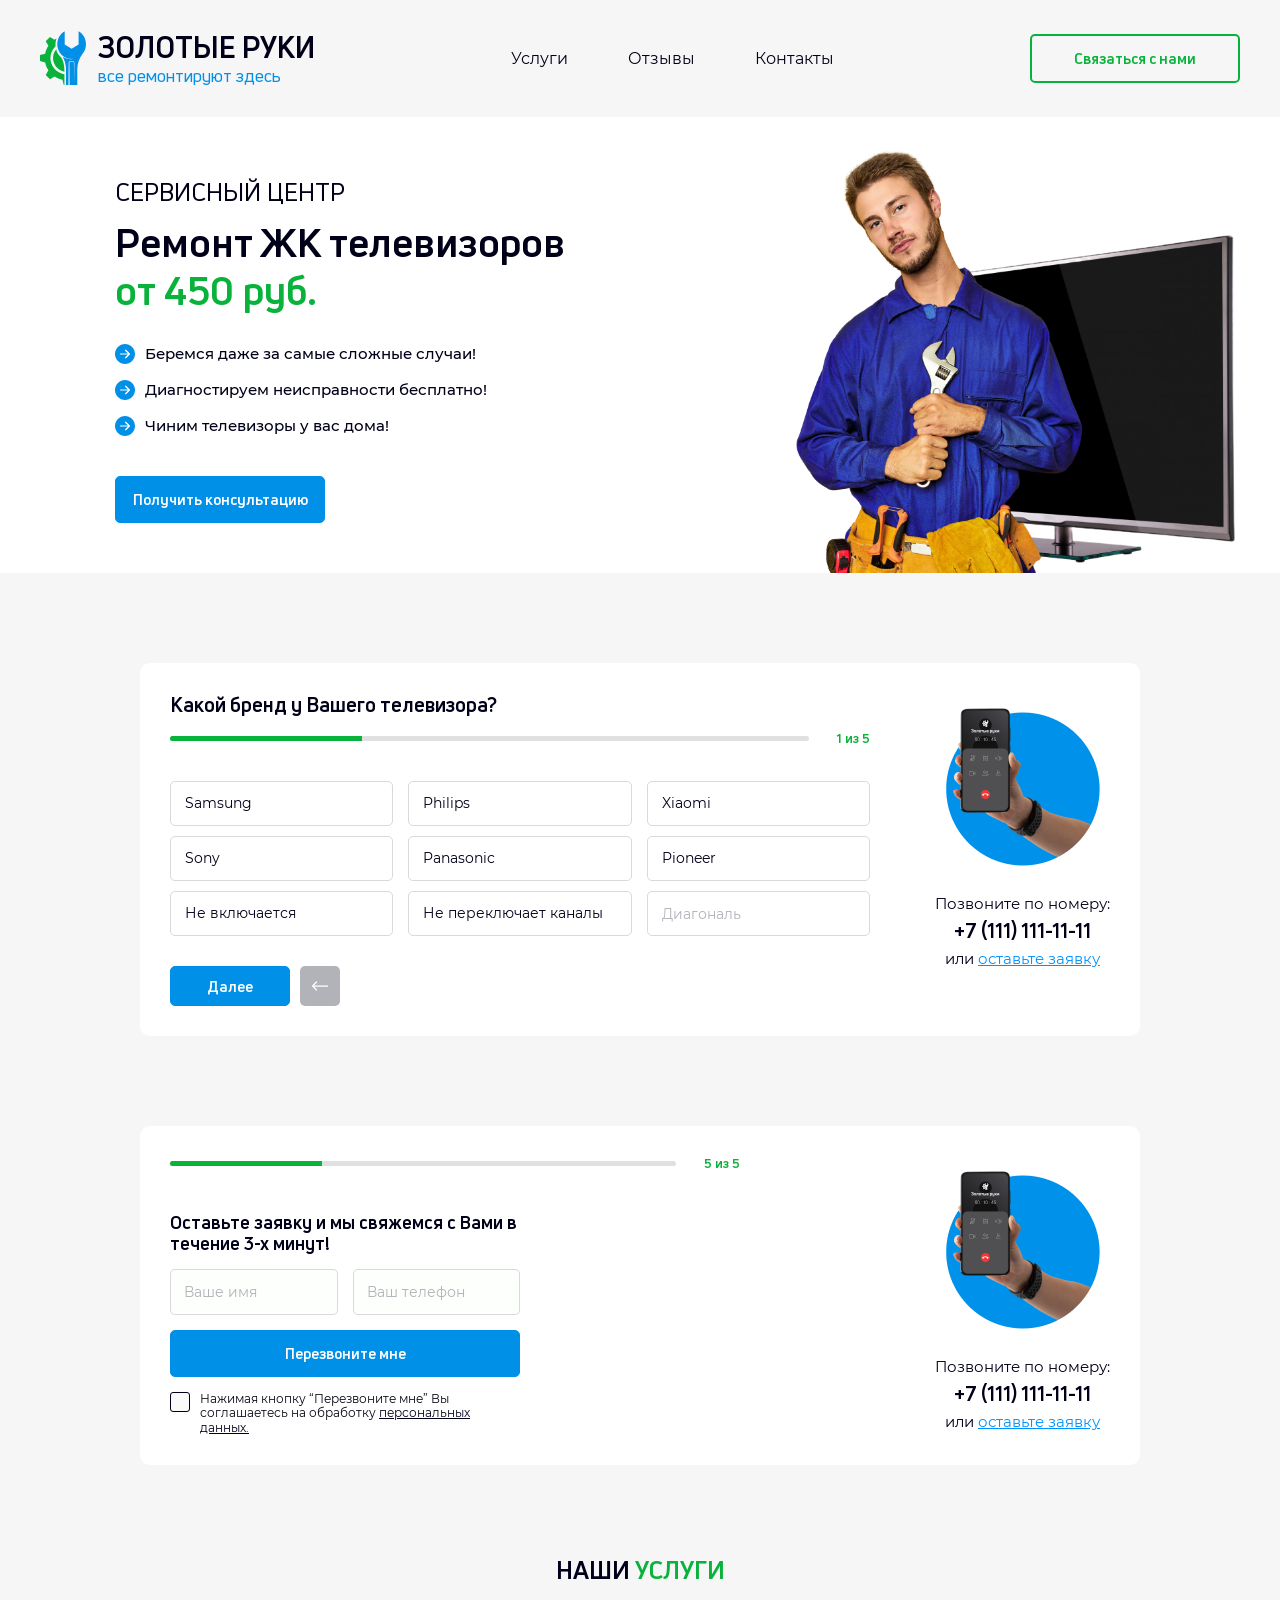
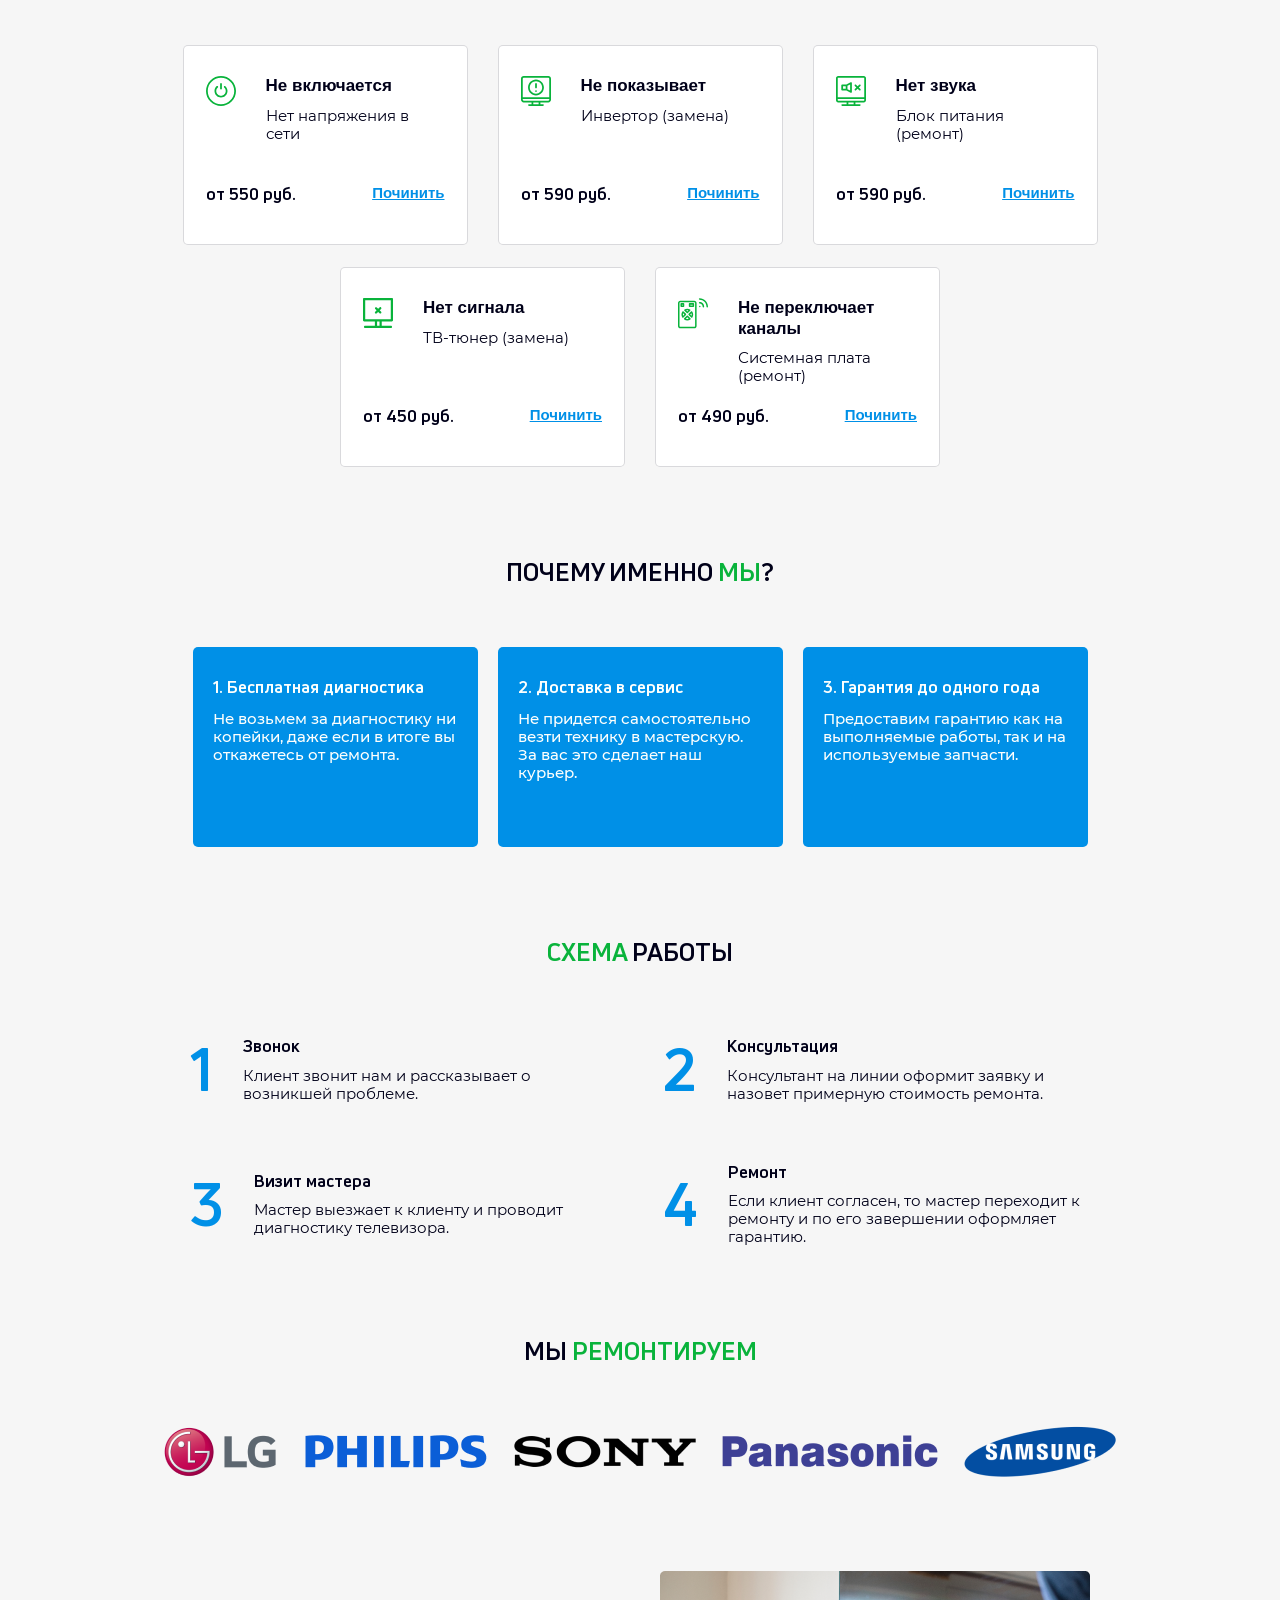
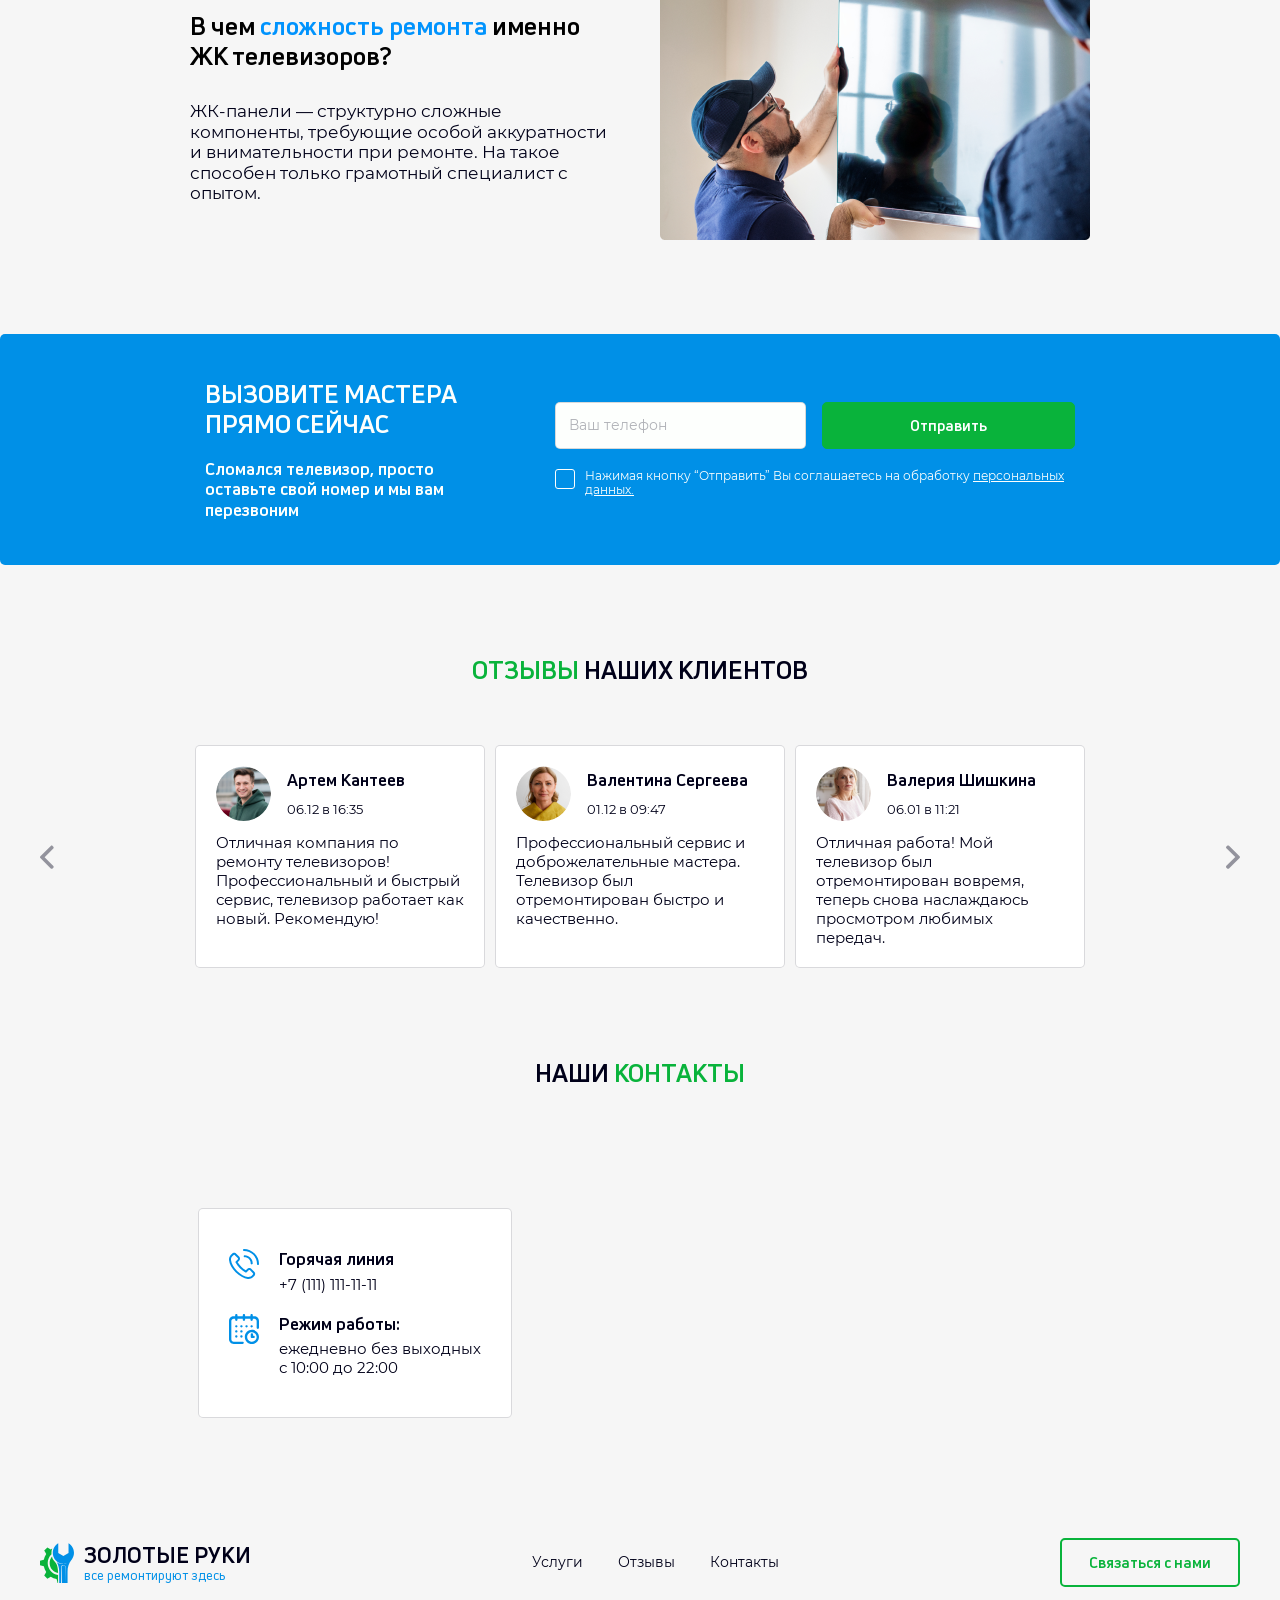
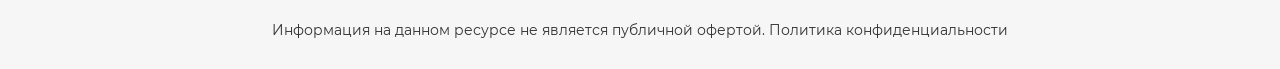
<file: index.html>
<!doctype html>
<html lang="ru">
<head>
  <meta charset="UTF-8">
  <meta name="viewport"
        content="width=device-width, user-scalable=no, initial-scale=1.0, maximum-scale=1.0, minimum-scale=1.0">
  <meta http-equiv="X-UA-Compatible" content="ie=edge">

  <link rel="apple-touch-icon" sizes="180x180" href="favicon/apple-touch-icon.png">
  <link rel="icon" type="image/png" sizes="32x32" href="favicon/favicon-32x32.png">
  <link rel="icon" type="image/png" sizes="16x16" href="favicon/favicon-16x16.png">
  <link rel="manifest" href="favicon/site.webmanifest">
  <meta name="msapplication-TileColor" content="#da532c">
  <meta name="theme-color" content="#ffffff">

  <link rel="stylesheet" href="css/style.css">

  <title>Ремонт ЖК телевизоров</title>

  <script src="https://api-maps.yandex.ru/v3/?apikey=8d02ca49-18d7-40cb-be22-5314e021c62c&lang=ru_RU"></script>
</head>
<body>

<header class="header section">
  <div class="container header__container">
    <div class="header__row row row--center">

      <div class="header__logo">
        <img src="img/logo.svg" alt="skillful">
        <div class="header__logo__box">
          <div class="header__logo__title">золотые руки</div>
          <div class="header__logo__text">все ремонтируют здесь</div>
        </div>
      </div>

      <nav class="header__nav">
        <a href="#services" class="header__link">Услуги</a>
        <a href="#reviews" class="header__link">Отзывы</a>
        <a href="#contacts" class="header__link">Контакты</a>
      </nav>

      <div class="header__time">
        <img src="img/calendar.svg" alt="time">
        <div class="header__time__box">
          <p class="header__time__title">Режим работы:</p>
          <p class="header__time__text">ежедневно без выходных с 10:00 до 22:00</p>
        </div>
      </div>

      <button data-modal class="button header__button">Связаться с нами</button>

      <img data-modal class="header__phone" src="img/phone.svg" alt="pone">

    </div>
  </div>
</header>
<!-- /.header section -->

<main>

  <section class="section main">
    <div class="container main__container">
      <div class="main__container-min">
        <div class="main__box">
          <h2 class="main__subtitle">Сервисный центр</h2>
          <h1 class="main__title">Ремонт ЖК телевизоров <br> <span>от 450 руб.</span></h1>
          <ul class="main__ul">
            <li class="main__li">
              <img src="img/main/marker.svg" alt="marker">
              <span>Беремся даже за самые сложные случаи!</span>
            </li>
            <li class="main__li">
              <img src="img/main/marker.svg" alt="marker">
              <span>Диагностируем неисправности бесплатно!</span>
            </li>
            <li class="main__li">
              <img src="img/main/marker.svg" alt="marker">
              <span>Чиним телевизоры у вас дома!</span>
            </li>
          </ul>

          <img class="main__img" src="img/main/imgM.png" alt="skillful">

          <button data-modal class="button main__button">Получить консультацию</button>

        </div>
      </div>
    </div>
  </section>
  <!-- /.section main -->

  <section class="section quiz">
    <div class="container quiz__container">
      <div class="quiz__row">
        <div class="quiz__box">

          <div class="quiz__box__wrap">
            <h3 class="quiz__title">Какой бренд у Вашего телевизора?</h3>
            <div class="quiz__progress">
              <div class="quiz__progress__line">
                <div class="quiz__progress__line__inner"></div>
              </div>
              <p class="quiz__progress__text">1 из 5</p>
            </div>
            <div class="quiz__box__row">

              <div class="quiz__card">
                <label class="quiz__radio">
                  <input class="quiz__radio__input" type="radio" name="quiz">
                  <span class="quiz__radio__content">
                  <span>Samsung</span>
                </span>
                </label>
              </div>

              <div class="quiz__card">
                <label class="quiz__radio">
                  <input class="quiz__radio__input" type="radio" name="quiz">
                  <span class="quiz__radio__content">
                  <span>Philips</span>
                </span>
                </label>
              </div>

              <div class="quiz__card">
                <label class="quiz__radio">
                  <input class="quiz__radio__input" type="radio" name="quiz">
                  <span class="quiz__radio__content">
                  <span>Xiaomi</span>
                </span>
                </label>
              </div>

              <div class="quiz__card">
                <label class="quiz__radio">
                  <input class="quiz__radio__input" type="radio" name="quiz">
                  <span class="quiz__radio__content">
                  <span>Sony</span>
                </span>
                </label>
              </div>

              <div class="quiz__card">
                <label class="quiz__radio">
                  <input class="quiz__radio__input" type="radio" name="quiz">
                  <span class="quiz__radio__content">
                  <span>Panasonic</span>
                </span>
                </label>
              </div>

              <div class="quiz__card">
                <label class="quiz__radio">
                  <input class="quiz__radio__input" type="radio" name="quiz">
                  <span class="quiz__radio__content">
                  <span>Pioneer</span>
                </span>
                </label>
              </div>

              <div class="quiz__card">
                <label class="quiz__radio">
                  <input class="quiz__radio__input" type="radio" name="quiz">
                  <span class="quiz__radio__content">
                  <span>Не включается</span>
                </span>
                </label>
              </div>

              <div class="quiz__card">
                <label class="quiz__radio">
                  <input class="quiz__radio__input" type="radio" name="quiz">
                  <span class="quiz__radio__content">
                  <span>Не переключает каналы</span>
                </span>
                </label>
              </div>

              <div class="quiz__card">
                <input placeholder="Диагональ" type="text" class="input quiz__input">
              </div>

            </div>
          </div>

          <div class="quiz__button-group">
            <button class="button quiz__button">Далее</button>
            <button class="button button--back quiz__button">
              <img src="img/quiz/arrow.svg" alt="arrow">
            </button>
          </div>
        </div>

        <div class="quiz__block">
          <picture class="quiz__block__img">
            <source media="(max-width: 1440px)" srcset="img/quiz/imgM.png">
            <img src="img/quiz/img.png" alt="quiz">
          </picture>
          <p class="quiz__block__text">Позвоните по номеру:</p>
          <a href="tel:+71111111111" class="quiz__block__tel">+7 (111) 111-11-11</a>
          <p class="quiz__block__text">или <span>оставьте заявку</span></p>
        </div>
      </div>
    </div>
  </section>
  <!-- /.section quiz -->

  <section class="section last">
    <div class="container last__container">
      <div class="last__row">

        <div class="last__box">
          <div class="quiz__progress last__progress">
            <div class="quiz__progress__line">
              <div class="quiz__progress__line__inner"></div>
            </div>
            <p class="quiz__progress__text">5 из 5</p>
          </div>
          <form action="#" class="last__form">
            <p class="last__title">Оставьте заявку и мы свяжемся с Вами в течение 3-х минут!</p>
            <div class="last__form__row">
              <div class="input-group last__input-group">
                <input placeholder="Ваше имя" type="text" class="input last__input">
              </div>
              <div class="input-group last__input-group">
                <input placeholder="Ваш телефон" type="text" class="input last__input">
              </div>
            </div>
            <button class="button last__button">Перезвоните мне</button>
            <label class="politics">
              <input class="politics__input" type="checkbox">
              <span class="politics__ok"></span>
              <span class="politics__text">Нажимая кнопку “Перезвоните мне” Вы соглашаетесь на обработку <a href="/politics" target="_blank">персональных данных.</a></span>
            </label>
          </form>
        </div>

        <div class="quiz__block">
          <picture class="quiz__block__img">
            <source media="(max-width: 1440px)" srcset="img/quiz/imgM.png">
            <img src="img/quiz/img.png" alt="quiz">
          </picture>
          <p class="quiz__block__text">Позвоните по номеру:</p>
          <a href="tel:+71111111111" class="quiz__block__tel">+7 (111) 111-11-11</a>
          <p class="quiz__block__text">или <span>оставьте заявку</span></p>
        </div>

      </div>
    </div>
  </section>
  <!-- /.section last -->

  <section id="services" class="section services">
    <div class="container services__container">
      <h3 class="section__title services__title">Наши <span>услуги</span></h3>
      <div class="services__row">

        <div class="services__card">
          <div class="services__card__row">
            <img src="img/services/img1.svg" alt="services" class="services__card__img">
            <div class="services__card__box">
              <p class="services__card__title">Не включается</p>
              <p class="services__card__text">Нет напряжения в сети</p>
            </div>
          </div>
          <div class="services__card__footer">
            <p class="services__card__price">от 550 руб.</p>
            <p data-modal class="services__card__link">Починить</p>
          </div>
        </div>

        <div class="services__card">
          <div class="services__card__row">
            <img src="img/services/img2.svg" alt="services" class="services__card__img">
            <div class="services__card__box">
              <p class="services__card__title">Не показывает</p>
              <p class="services__card__text">Инвертор (замена)</p>
            </div>
          </div>
          <div class="services__card__footer">
            <p class="services__card__price">от 590 руб.</p>
            <p data-modal class="services__card__link">Починить</p>
          </div>
        </div>

        <div class="services__card">
          <div class="services__card__row">
            <img src="img/services/img3.svg" alt="services" class="services__card__img">
            <div class="services__card__box">
              <p class="services__card__title">Нет звука</p>
              <p class="services__card__text">Блок питания (ремонт)</p>
            </div>
          </div>
          <div class="services__card__footer">
            <p class="services__card__price">от 590 руб.</p>
            <p data-modal class="services__card__link">Починить</p>
          </div>
        </div>

        <div class="services__card">
          <div class="services__card__row">
            <img src="img/services/img4.svg" alt="services" class="services__card__img">
            <div class="services__card__box">
              <p class="services__card__title">Нет сигнала</p>
              <p class="services__card__text">ТВ-тюнер (замена)</p>
            </div>
          </div>
          <div class="services__card__footer">
            <p class="services__card__price">от 450 руб.</p>
            <p data-modal class="services__card__link">Починить</p>
          </div>
        </div>

        <div class="services__card">
          <div class="services__card__row">
            <img src="img/services/img5.svg" alt="services" class="services__card__img">
            <div class="services__card__box">
              <p class="services__card__title">Не переключает каналы</p>
              <p class="services__card__text">Системная плата (ремонт)</p>
            </div>
          </div>
          <div class="services__card__footer">
            <p class="services__card__price">от 490 руб.</p>
            <p data-modal class="services__card__link">Починить</p>
          </div>
        </div>

      </div>
    </div>
  </section>
  <!-- /.section services -->

  <section class="section advantages">
    <div class="container advantages__container">
      <h3 class="section__title advantages__title">Почему именно <span>мы</span>?</h3>
      <div class="row advantages__row">

        <div class="advantages__card">
          <p class="advantages__card__title">1. Бесплатная диагностика</p>
          <p class="advantages__card__text">Не возьмем за диагностику ни копейки, даже если в итоге вы откажетесь от ремонта.</p>
        </div>

        <div class="advantages__card">
          <p class="advantages__card__title">2. Доставка в сервис</p>
          <p class="advantages__card__text">Не придется самостоятельно везти технику в мастерскую. За вас это сделает наш курьер.</p>
        </div>

        <div class="advantages__card">
          <p class="advantages__card__title">3. Гарантия до одного года</p>
          <p class="advantages__card__text">Предоставим гарантию как на выполняемые работы, так и на используемые запчасти.</p>
        </div>

      </div>
    </div>
  </section>
  <!-- /.section advantages -->

  <section class="section steps">
    <div class="container steps__container">
      <h3 class="section__title steps__title"><span>Схема</span> работы</h3>
      <div class="steps__row">

        <div class="steps__card">
          <p class="steps__card__num">1</p>
          <div class="steps__card__box">
            <p class="steps__card__title">Звонок</p>
            <p class="steps__card__text">Клиент звонит нам и рассказывает о возникшей проблеме.</p>
          </div>
        </div>

        <div class="steps__card">
          <p class="steps__card__num">2</p>
          <div class="steps__card__box">
            <p class="steps__card__title">Консультация</p>
            <p class="steps__card__text">Консультант на линии оформит заявку и назовет примерную стоимость ремонта.</p>
          </div>
        </div>

        <div class="steps__card">
          <p class="steps__card__num">3</p>
          <div class="steps__card__box">
            <p class="steps__card__title">Визит мастера</p>
            <p class="steps__card__text">Мастер выезжает к клиенту и проводит диагностику телевизора.</p>
          </div>
        </div>

        <div class="steps__card">
          <p class="steps__card__num">4</p>
          <div class="steps__card__box">
            <p class="steps__card__title">Ремонт</p>
            <p class="steps__card__text">Если клиент согласен, то мастер переходит к ремонту и по его завершении оформляет гарантию.</p>
          </div>
        </div>

      </div>
    </div>
  </section>
  <!-- /.section steps -->

  <section class="section brands">
    <div class="container brands__container">
      <h3 class="section__title brands__title">Мы <span>ремонтируем</span></h3>
      <div class="brands__row">
        <picture>
          <source media="(max-width: 1220px)" srcset="img/brands/logo1M.png">
          <img src="img/brands/logo1.png" alt="lg">
        </picture>
        <picture>
          <source media="(max-width: 1220px)" srcset="img/brands/logo2M.png">
          <img src="img/brands/logo2.png" alt="philips">
        </picture>
        <picture>
          <source media="(max-width: 1220px)" srcset="img/brands/logo3M.png">
          <img src="img/brands/logo3.png" alt="panasonic">
        </picture>
        <picture>
          <source media="(max-width: 1220px)" srcset="img/brands/logo4M.png">
          <img src="img/brands/logo4.png" alt="samsung">
        </picture>
        <picture>
          <source media="(max-width: 1220px)" srcset="img/brands/logo5M.png">
          <img src="img/brands/logo5.png" alt="toshiba">
        </picture>
      </div>
    </div>
  </section>
  <!-- /.section brands -->

  <section class="section info">
    <div class="container info__container">
      <div class="info__row">
        <div class="info__box">
          <h3 class="info__title">В чем <span>сложность ремонта</span> именно <br> ЖК телевизоров?</h3>
          <p class="info__text">ЖК-панели — структурно сложные компоненты, требующие особой аккуратности и внимательности при ремонте. На такое способен только грамотный специалист с опытом.</p>
        </div>

        <picture class="info__img">
          <source media="(max-width: 991px)" srcset="img/info/imgM.png">
          <source media="(max-width: 1440px)" srcset="img/info/imgC.png">
          <img src="img/info/img.png" alt="info">
        </picture>
      </div>
    </div>
  </section>
  <!-- /.section info -->

  <section class="section send">
    <div class="container send__container">
      <div class="send__row">

        <div class="send__box">
          <h3 class="send__title">Вызовите мастера <br> прямо сейчас</h3>
          <p class="send__text">Сломался телевизор, просто оставьте свой номер и мы вам перезвоним</p>
        </div>

        <form action="#" class="send__form">
          <div class="send__form__row">
            <div class="input-group send__input-group">
              <input placeholder="Ваш телефон" type="text" class="input send__input">
            </div>
            <button class="button send__button">Отправить</button>
          </div>

          <label class="politics politics--send">
            <input type="checkbox" class="politics__input">
            <span class="politics__ok"></span>
            <span class="politics__text">Нажимая кнопку “Отправить” Вы соглашаетесь на обработку <a href="/politics" target="_blank">персональных данных.</a></span>
          </label>
          
        </form>

      </div>
    </div>
  </section>
  <!-- /.section send -->

  <section id="reviews" class="section reviews">
    <div class="container reviews__container">
      <h3 class="section__title reviews__title"><span>Отзывы</span> наших клиентов</h3>
      <div class="reviews__row">

        <img src="img/reviews/prev.svg" alt="previous" class="reviews__arrow reviews__arrow--prev">

        <div class="reviews__window">
          <div class="reviews__field">

            <div class="reviews__card">
              <div class="reviews__card__row">
                <div class="reviews__card__photo">
                  <img src="img/reviews/photo1.png" alt="review">
                </div>
                <div class="reviews__card__box">
                  <p class="reviews__card__name">Артем Кантеев</p>
                  <p class="reviews__card__date">06.12 в 16:35</p>
                </div>
              </div>
              <p class="reviews__card__text">Отличная компания по ремонту телевизоров! Профессиональный и быстрый сервис, телевизор работает как новый. Рекомендую!</p>
            </div>

            <div class="reviews__card">
              <div class="reviews__card__row">
                <div class="reviews__card__photo">
                  <img src="img/reviews/photo2.png" alt="review">
                </div>
                <div class="reviews__card__box">
                  <p class="reviews__card__name">Валентина Сергеева</p>
                  <p class="reviews__card__date">01.12 в 09:47</p>
                </div>
              </div>
              <p class="reviews__card__text">Профессиональный сервис и доброжелательные мастера. Телевизор был отремонтирован быстро и качественно.</p>
            </div>

            <div class="reviews__card">
              <div class="reviews__card__row">
                <div class="reviews__card__photo">
                  <img src="img/reviews/photo3.png" alt="review">
                </div>
                <div class="reviews__card__box">
                  <p class="reviews__card__name">Валерия Шишкина</p>
                  <p class="reviews__card__date">06.01 в 11:21</p>
                </div>
              </div>
              <p class="reviews__card__text">Отличная работа! Мой телевизор был отремонтирован вовремя, теперь снова наслаждаюсь просмотром любимых передач.</p>
            </div>

            <div class="reviews__card">
              <div class="reviews__card__row">
                <div class="reviews__card__photo">
                  <img src="img/reviews/photo4.png" alt="review">
                </div>
                <div class="reviews__card__box">
                  <p class="reviews__card__name">Максим Симонов</p>
                  <p class="reviews__card__date">06.12 в 16:35</p>
                </div>
              </div>
              <p class="reviews__card__text">Спасибо за отличный сервис! Ремонт телевизора проведен быстро и качественно, теперь все работает отлично.</p>
            </div>

            <div class="reviews__card">
              <div class="reviews__card__row">
                <div class="reviews__card__photo">
                  <img src="img/reviews/photo5.png" alt="review">
                </div>
                <div class="reviews__card__box">
                  <p class="reviews__card__name">Алексей Вилонов</p>
                  <p class="reviews__card__date">01.12 в 09:47</p>
                </div>
              </div>
              <p class="reviews__card__text">Отличный ремонт телевизора! Профессиональные специалисты, быстрая работа и доступные цены - я доволен результатом</p>
            </div>

            <div class="reviews__card">
              <div class="reviews__card__row">
                <div class="reviews__card__photo">
                  <img src="img/reviews/photo6.png" alt="review">
                </div>
                <div class="reviews__card__box">
                  <p class="reviews__card__name">Мария Николаева</p>
                  <p class="reviews__card__date">06.01 в 11:21</p>
                </div>
              </div>
              <p class="reviews__card__text">Благодарю за качественный ремонт! Работа выполнена аккуратно и профессионально, теперь мой телевизор снова радует качеством изображения.</p>
            </div>

          </div>
        </div>

        <img src="img/reviews/next.svg" alt="next" class="reviews__arrow reviews__arrow--next">

      </div>
    </div>
  </section>
  <!-- /.section reviews -->

  <section id="contacts" class="section contacts">
    <div class="container contacts__container">
      <h3 class="section__title contacts__title">Наши <span>контакты</span></h3>

      <div class="contacts__row">

        <div class="contacts__box">

          <div class="contacts__card">
            <img src="img/contacts/tel.svg" alt="telephone">
            <div class="contacts__card__box">
              <p class="contacts__card__title">Горячая линия</p>
              <a href="tel:+71111111111" class="contacts__card__text">+7 (111) 111-11-11</a>
            </div>
          </div>

          <div class="contacts__card">
            <img src="img/contacts/calendar.svg" alt="calendar">
            <div class="contacts__card__box">
              <p class="contacts__card__title">Режим работы:</p>
              <a class="contacts__card__text">ежедневно без выходных <br> с 10:00 до 22:00</a>
            </div>
          </div>

        </div>

        <div id="map" class="contacts__map">

        </div>

      </div>
    </div>
  </section>
  <!-- /.section contacts -->

  <footer class="footer section">
    <div class="container footer__container">
      <div class="footer__row">

        <div class="footer__block">
          <div class="footer__logo">
            <img src="img/logo.svg" alt="skillful" class="footer__logo__img">
            <div class="footer__logo__box">
              <p class="footer__logo__title">золотые руки</p>
              <p class="footer__logo__text">все ремонтируют здесь</p>
            </div>
          </div>

          <img data-modal class="footer__tel" src="img/phone.svg" alt="phone">
        </div>

        <nav class="footer__nav">
          <a href="#services" class="footer__link">Услуги</a>
          <a href="#reviews" class="footer__link">Отзывы</a>
          <a href="#contacts" class="footer__link">Контакты</a>
        </nav>

        <div class="footer__time">
          <img src="img/calendar.svg" alt="time" class="footer__time__img">
          <div class="footer_time__box">
            <p class="footer__time__title">Режим работы:</p>
            <p class="footer__time__text">ежедневно без выходных с 10:00 до 22:00</p>
          </div>
        </div>

        <button data-modal class="button footer__button">Связаться с нами</button>

      </div>

      <p class="footer__text">Информация на данном ресурсе не является публичной офертой. <a href="/politics" target="_blank">Политика конфиденциальности</a></p>
    </div>
  </footer>
  <!-- /.footer section -->

</main>

<div class="modal">
  <div class="modal__container">
    <form action="#" class="modal__dialog">
      <img src="img/close.svg" alt="close" class="modal__close">
      <div class="modal__box">
        <p class="modal__title">Оставьте заявку и мы свяжемся с Вами в течение 3-х минут!</p>
        <div class="modal__row">
          <div class="input-group modal__input-group">
            <input placeholder="Ваше имя" type="text" class="input modal__input">
          </div>
          <div class="input-group modal__input-group">
            <input placeholder="Ваш телефон" type="text" class="input modal__input">
          </div>
        </div>
        <button class="button modal__button">Оставить заявку</button>
        <label class="politics">
          <input type="checkbox" class="politics__input">
          <span class="politics__ok"></span>
          <span class="politics__text">Нажимая кнопку “Отправить” Вы соглашаетесь на обработку <a href="/politics" target="_blank">персональных данных.</a></span>
        </label>
      </div>
    </form>
  </div>
</div>

  <script src="js/script.js"></script>

</body>
</html>
</file>
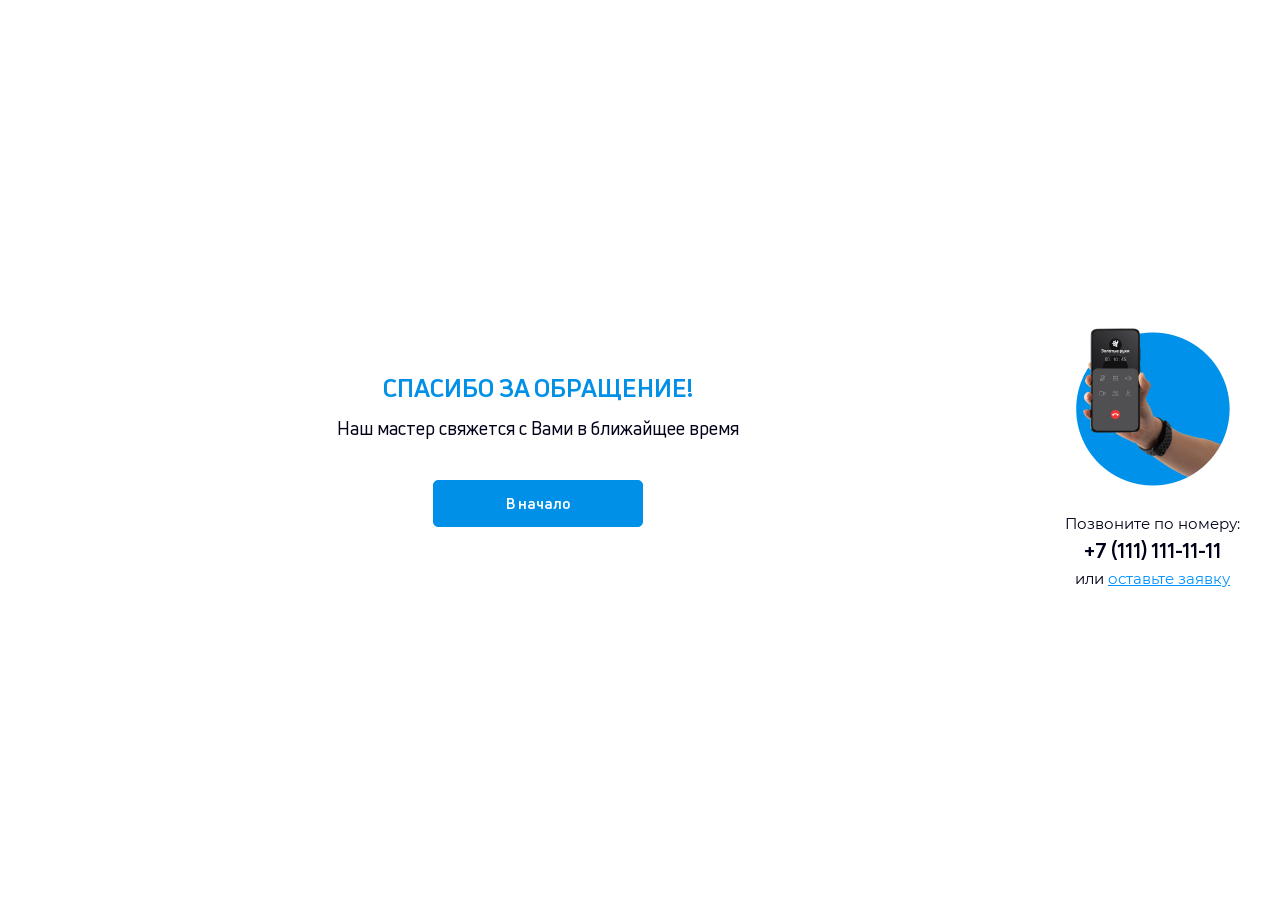
<file: thanks.html>
<!doctype html>
<html lang="ru">
<head>
  <meta charset="UTF-8">
  <meta name="viewport"
        content="width=device-width, user-scalable=no, initial-scale=1.0, maximum-scale=1.0, minimum-scale=1.0">
  <meta http-equiv="X-UA-Compatible" content="ie=edge">

  <link rel="apple-touch-icon" sizes="180x180" href="favicon/apple-touch-icon.png">
  <link rel="icon" type="image/png" sizes="32x32" href="favicon/favicon-32x32.png">
  <link rel="icon" type="image/png" sizes="16x16" href="favicon/favicon-16x16.png">
  <link rel="manifest" href="favicon/site.webmanifest">
  <meta name="msapplication-TileColor" content="#da532c">
  <meta name="theme-color" content="#ffffff">

  <link rel="stylesheet" href="css/style.css">

  <title>Ремонт ЖК телевизоров</title>
</head>
<body>

<section class="section thanks">
  <div class="container thanks__container">
    <div class="thanks__row">

      <div class="thanks__box">
        <div class="thanks__wrap">
          <h1 class="thanks__title">Спасибо за обращение!</h1>
          <h2 class="thanks__subtitle">Наш мастер свяжется с Вами в ближайщее время</h2>
          <button class="button thanks__button">В начало</button>
        </div>
      </div>

      <div class="quiz__block">
        <picture class="quiz__block__img">
          <source media="(max-width: 1440px)" srcset="img/quiz/imgM.png">
          <img src="img/quiz/img.png" alt="quiz">
        </picture>
        <p class="quiz__block__text">Позвоните по номеру:</p>
        <a href="tel:+71111111111" class="quiz__block__tel">+7 (111) 111-11-11</a>
        <p class="quiz__block__text">или <span>оставьте заявку</span></p>
      </div>

    </div>
  </div>
</section>

<script src="js/script.js"></script>

</body>
</html>
</file>
<file: css/style.css>
@font-face {
  font-family: "Montserrat";
  src: url("../fonts/Montserrat/Montserrat-Bold.woff") format("woff"), url("../fonts/Montserrat/Montserrat-Bold.woff2") format("woff2");
  font-weight: 700;
  font-style: normal;
}
@font-face {
  font-family: "Montserrat";
  src: url("../fonts/Montserrat/Montserrat-Medium.woff") format("woff"), url("../fonts/Montserrat/Montserrat-Medium.woff2") format("woff2");
  font-weight: 500;
  font-style: normal;
}
@font-face {
  font-family: "Montserrat";
  src: url("../fonts/Montserrat/Montserrat-Regular.woff") format("woff"), url("../fonts/Montserrat/Montserrat-Regular.woff2") format("woff2");
  font-weight: 400;
  font-style: normal;
}
@font-face {
  font-family: "UniNeue";
  src: url("../fonts/UniNeue/UniNeueBold.woff") format("woff"), url("../fonts/UniNeue/UniNeueBold.woff2") format("woff2");
  font-weight: 700;
  font-style: normal;
}
@font-face {
  font-family: "UniNeue";
  src: url("../fonts/UniNeue/UniNeueRegular.woff") format("woff"), url("../fonts/UniNeue/UniNeueRegular.woff2") format("woff2");
  font-weight: 400;
  font-style: normal;
}
/*! normalize.css v8.0.1 | MIT License | github.com/necolas/normalize.css */
/* Document
   ========================================================================== */
/**
 * 1. Correct the line height in all browsers.
 * 2. Prevent adjustments of font size after orientation changes in iOS.
 */
html {
  line-height: 1.15; /* 1 */
  -webkit-text-size-adjust: 100%; /* 2 */
}

/* Sections
   ========================================================================== */
/**
 * Remove the margin in all browsers.
 */
body {
  margin: 0;
}

/**
 * Render the `main` element consistently in IE.
 */
main {
  display: block;
}

/* Grouping content
   ========================================================================== */
/**
 * 1. Add the correct box sizing in Firefox.
 * 2. Show the overflow in Edge and IE.
 */
hr {
  box-sizing: content-box; /* 1 */
  height: 0; /* 1 */
  overflow: visible; /* 2 */
}

/**
 * 1. Correct the inheritance and scaling of font size in all browsers.
 * 2. Correct the odd `em` font sizing in all browsers.
 */
pre {
  font-family: monospace, monospace; /* 1 */
  font-size: 1em; /* 2 */
}

/* Text-level semantics
   ========================================================================== */
/**
 * Remove the gray background on active links in IE 10.
 */
a {
  background-color: transparent;
}

/**
 * 1. Remove the bottom border in Chrome 57-
 * 2. Add the correct text decoration in Chrome, Edge, IE, Opera, and Safari.
 */
abbr[title] {
  border-bottom: none; /* 1 */
  text-decoration: underline; /* 2 */
  -webkit-text-decoration: underline dotted;
  text-decoration: underline dotted; /* 2 */
}

/**
 * Add the correct font weight in Chrome, Edge, and Safari.
 */
b,
strong {
  font-weight: bolder;
}

/**
 * 1. Correct the inheritance and scaling of font size in all browsers.
 * 2. Correct the odd `em` font sizing in all browsers.
 */
code,
kbd,
samp {
  font-family: monospace, monospace; /* 1 */
  font-size: 1em; /* 2 */
}

/**
 * Add the correct font size in all browsers.
 */
small {
  font-size: 80%;
}

/**
 * Prevent `sub` and `sup` elements from affecting the line height in
 * all browsers.
 */
sub,
sup {
  font-size: 75%;
  line-height: 0;
  position: relative;
  vertical-align: baseline;
}

sub {
  bottom: -0.25em;
}

sup {
  top: -0.5em;
}

/* Embedded content
   ========================================================================== */
/**
 * Remove the border on images inside links in IE 10.
 */
img {
  border-style: none;
}

/* Forms
   ========================================================================== */
/**
 * 1. Change the font styles in all browsers.
 * 2. Remove the margin in Firefox and Safari.
 */
button,
input,
optgroup,
select,
textarea {
  font-family: inherit; /* 1 */
  font-size: 100%; /* 1 */
  line-height: 1.15; /* 1 */
  margin: 0; /* 2 */
}

/**
 * Show the overflow in IE.
 * 1. Show the overflow in Edge.
 */
button,
input { /* 1 */
  overflow: visible;
}

/**
 * Remove the inheritance of text transform in Edge, Firefox, and IE.
 * 1. Remove the inheritance of text transform in Firefox.
 */
button,
select { /* 1 */
  text-transform: none;
}

/**
 * Correct the inability to style clickable types in iOS and Safari.
 */
button,
[type=button],
[type=reset],
[type=submit] {
  -webkit-appearance: button;
}

/**
 * Remove the inner border and padding in Firefox.
 */
button::-moz-focus-inner,
[type=button]::-moz-focus-inner,
[type=reset]::-moz-focus-inner,
[type=submit]::-moz-focus-inner {
  border-style: none;
  padding: 0;
}

/**
 * Restore the focus styles unset by the previous rule.
 */
button:-moz-focusring,
[type=button]:-moz-focusring,
[type=reset]:-moz-focusring,
[type=submit]:-moz-focusring {
  outline: 1px dotted ButtonText;
}

/**
 * Correct the padding in Firefox.
 */
fieldset {
  padding: 0.35em 0.75em 0.625em;
}

/**
 * 1. Correct the text wrapping in Edge and IE.
 * 2. Correct the color inheritance from `fieldset` elements in IE.
 * 3. Remove the padding so developers are not caught out when they zero out
 *    `fieldset` elements in all browsers.
 */
legend {
  box-sizing: border-box; /* 1 */
  color: inherit; /* 2 */
  display: table; /* 1 */
  max-width: 100%; /* 1 */
  padding: 0; /* 3 */
  white-space: normal; /* 1 */
}

/**
 * Add the correct vertical alignment in Chrome, Firefox, and Opera.
 */
progress {
  vertical-align: baseline;
}

/**
 * Remove the default vertical scrollbar in IE 10+.
 */
textarea {
  overflow: auto;
}

/**
 * 1. Add the correct box sizing in IE 10.
 * 2. Remove the padding in IE 10.
 */
[type=checkbox],
[type=radio] {
  box-sizing: border-box; /* 1 */
  padding: 0; /* 2 */
}

/**
 * Correct the cursor style of increment and decrement buttons in Chrome.
 */
[type=number]::-webkit-inner-spin-button,
[type=number]::-webkit-outer-spin-button {
  height: auto;
}

/**
 * 1. Correct the odd appearance in Chrome and Safari.
 * 2. Correct the outline style in Safari.
 */
[type=search] {
  -webkit-appearance: textfield; /* 1 */
  outline-offset: -2px; /* 2 */
}

/**
 * Remove the inner padding in Chrome and Safari on macOS.
 */
[type=search]::-webkit-search-decoration {
  -webkit-appearance: none;
}

/**
 * 1. Correct the inability to style clickable types in iOS and Safari.
 * 2. Change font properties to `inherit` in Safari.
 */
::-webkit-file-upload-button {
  -webkit-appearance: button; /* 1 */
  font: inherit; /* 2 */
}

/* Interactive
   ========================================================================== */
/*
 * Add the correct display in Edge, IE 10+, and Firefox.
 */
details {
  display: block;
}

/*
 * Add the correct display in all browsers.
 */
summary {
  display: list-item;
}

/* Misc
   ========================================================================== */
/**
 * Add the correct display in IE 10+.
 */
template {
  display: none;
}

/**
 * Add the correct display in IE 10.
 */
[hidden] {
  display: none;
}

* {
  margin: 0;
  padding: 0;
  box-sizing: border-box;
}

html {
  scroll-behavior: smooth;
}

img {
  max-width: 100%;
  height: auto;
}

body {
  font-family: "Montserrat", sans-serif;
  font-size: 16px;
  font-style: normal;
  line-height: normal;
  font-weight: 400;
  color: #000019;
  background: #F6F6F6;
}

.button {
  font-family: "UniNeue", sans-serif;
  font-style: normal;
  font-weight: 700;
  font-size: 18px;
  line-height: normal;
  text-align: center;
  color: #FFF;
  transition: 0.3s;
  cursor: pointer;
  text-decoration: none;
  border: 1px solid #0090E7;
  background: #0090E7;
  border-radius: 5px;
  padding: 19px 0;
  width: 100%;
  max-width: 280px;
}
.button:hover {
  background: #0163c9;
}
.button--back {
  background: rgba(0, 0, 25, 0.3);
  width: 60px;
  height: 60px;
  display: flex;
  align-items: center;
  justify-content: center;
  border: none;
}
.button--back:hover {
  background: rgba(0, 0, 25, 0.5);
}
.button--effect {
  position: relative;
  overflow: hidden;
}
.button--effect:hover {
  transform: none;
}
.button--effect::after {
  content: "";
  position: absolute;
  width: 100%;
  height: 200%;
  transform: translateY(-50%);
  background: linear-gradient(to right top, transparent 29%, rgba(255, 255, 255, 0.8) 29% 32%, transparent 32% 35%, rgba(255, 255, 255, 0.8) 35% 40%, transparent 42% 45%, rgba(67, 66, 66, 0.7) 45% 55%, transparent 55% 58%, rgba(255, 255, 255, 0.8) 58% 61%, transparent 61%);
  opacity: 0.3;
  left: 0;
  top: 0;
  transition: 0.8s;
  z-index: 3;
  animation: toRight 6s infinite;
}

.input {
  width: 100%;
  padding: 20px;
  border-radius: 5px;
  border: 1px solid rgba(0, 0, 25, 0.15);
  background: #fdfffd;
  color: rgba(0, 0, 25, 0.3);
  font-family: "Montserrat", sans-serif;
  font-size: 16px;
  font-style: normal;
  font-weight: 400;
  line-height: normal;
}
.input:focus {
  outline: none;
}
.input::-moz-placeholder {
  color: rgba(0, 0, 25, 0.3);
}
.input::placeholder {
  color: rgba(0, 0, 25, 0.3);
}

.input-group {
  width: 100%;
  position: relative;
}

.politics {
  display: flex;
  gap: 20px;
  cursor: pointer;
  justify-content: center;
}
.politics--send .politics__text {
  color: #FDFFFE;
}
.politics--send .politics__text a {
  color: #FDFFFE;
}
.politics--send .politics__ok {
  background: transparent;
  border: 1px solid #FDFFFE;
}
.politics--send .politics__ok::before {
  background: url("../img/okWhite.svg") no-repeat center/contain;
}
.politics a {
  color: #000019;
}
.politics__input {
  display: none;
}
.politics__input:checked + .politics__ok::before {
  display: block;
}
.politics__text {
  font-size: 15px;
  font-style: normal;
  font-weight: 400;
  line-height: 120%;
  color: #070713;
  text-align: left;
}
.politics__ok {
  min-width: 20px;
  width: 20px;
  height: 20px;
  border: 1px solid #000019;
  border-radius: 3px;
  position: relative;
  background: #FAFAFA;
}
.politics__ok::before {
  content: "";
  position: absolute;
  left: 50%;
  top: 50%;
  transform: translate(-50%, -50%);
  width: 13px;
  height: 11px;
  background: url("../img/ok.svg") no-repeat center/contain;
  display: none;
}

.section {
  max-width: 1920px;
  padding-left: 20px;
  padding-right: 20px;
}
.section__title {
  font-family: "UniNeue", sans-serif;
  font-style: normal;
  font-weight: 700;
  font-size: 40px;
  line-height: 120%;
  text-align: center;
  margin-left: auto;
  margin-right: auto;
  color: #000019;
}
.section__title span {
  color: #09B33B;
}

.container {
  max-width: 1600px;
  margin: auto;
}

.row {
  display: flex;
  justify-content: space-between;
  align-items: flex-start;
}
.row--center {
  align-items: center;
}

@keyframes toRight {
  0% {
    left: -100%;
  }
  85% {
    left: -100%;
  }
  100% {
    left: 100%;
  }
}
@keyframes noise-anim {
  0% {
    clip: rect(97px, 9999px, 21px, 0);
  }
  5% {
    clip: rect(50px, 9999px, 23px, 0);
  }
  10% {
    clip: rect(30px, 9999px, 90px, 0);
  }
  15% {
    clip: rect(94px, 9999px, 2px, 0);
  }
  20% {
    clip: rect(28px, 9999px, 29px, 0);
  }
  25% {
    clip: rect(60px, 9999px, 89px, 0);
  }
  30% {
    clip: rect(63px, 9999px, 85px, 0);
  }
  35% {
    clip: rect(76px, 9999px, 87px, 0);
  }
  40% {
    clip: rect(55px, 9999px, 25px, 0);
  }
  45% {
    clip: rect(53px, 9999px, 50px, 0);
  }
  50% {
    clip: rect(81px, 9999px, 42px, 0);
  }
  55% {
    clip: rect(60px, 9999px, 50px, 0);
  }
  60% {
    clip: rect(56px, 9999px, 92px, 0);
  }
  65% {
    clip: rect(77px, 9999px, 93px, 0);
  }
  70% {
    clip: rect(8px, 9999px, 6px, 0);
  }
  75% {
    clip: rect(92px, 9999px, 64px, 0);
  }
  80% {
    clip: rect(68px, 9999px, 2px, 0);
  }
  85% {
    clip: rect(42px, 9999px, 10px, 0);
  }
  90% {
    clip: rect(68px, 9999px, 6px, 0);
  }
  95% {
    clip: rect(66px, 9999px, 22px, 0);
  }
  100% {
    clip: rect(86px, 9999px, 79px, 0);
  }
}
@keyframes noise-anim-2 {
  0% {
    clip: rect(78px, 9999px, 74px, 0);
  }
  5% {
    clip: rect(73px, 9999px, 8px, 0);
  }
  10% {
    clip: rect(92px, 9999px, 52px, 0);
  }
  15% {
    clip: rect(10px, 9999px, 90px, 0);
  }
  20% {
    clip: rect(84px, 9999px, 97px, 0);
  }
  25% {
    clip: rect(88px, 9999px, 1px, 0);
  }
  30% {
    clip: rect(49px, 9999px, 61px, 0);
  }
  35% {
    clip: rect(25px, 9999px, 23px, 0);
  }
  40% {
    clip: rect(29px, 9999px, 91px, 0);
  }
  45% {
    clip: rect(93px, 9999px, 9px, 0);
  }
  50% {
    clip: rect(63px, 9999px, 88px, 0);
  }
  55% {
    clip: rect(58px, 9999px, 35px, 0);
  }
  60% {
    clip: rect(59px, 9999px, 18px, 0);
  }
  65% {
    clip: rect(86px, 9999px, 19px, 0);
  }
  70% {
    clip: rect(72px, 9999px, 81px, 0);
  }
  75% {
    clip: rect(83px, 9999px, 40px, 0);
  }
  80% {
    clip: rect(17px, 9999px, 16px, 0);
  }
  85% {
    clip: rect(77px, 9999px, 96px, 0);
  }
  90% {
    clip: rect(35px, 9999px, 11px, 0);
  }
  95% {
    clip: rect(84px, 9999px, 86px, 0);
  }
  100% {
    clip: rect(40px, 9999px, 55px, 0);
  }
}
.header {
  padding: 30px 20px;
}
.header__phone {
  display: none;
}
.header__logo {
  display: flex;
  align-items: center;
  gap: 12px;
}
.header__logo__title {
  font-family: "UniNeue", sans-serif;
  font-size: 29.778px;
  font-style: normal;
  font-weight: 700;
  line-height: 120%;
  text-transform: uppercase;
}
.header__logo__text {
  color: #0090E7;
  font-family: "UniNeue", sans-serif;
  font-size: 17.371px;
  font-style: normal;
  font-weight: 400;
  line-height: 120%;
}
.header__link {
  font-style: normal;
  font-weight: 400;
  line-height: 120%;
  text-decoration: none;
  color: #000019;
}
.header__nav {
  display: flex;
  align-items: center;
  gap: 60px;
}
.header__time {
  display: flex;
  align-items: center;
  gap: 20px;
}
.header__time__title {
  font-style: normal;
  font-weight: 700;
  line-height: 120%;
  margin-bottom: 5px;
}
.header__time__text {
  font-style: normal;
  font-weight: 400;
  line-height: 120%;
}
.header__button {
  background: transparent;
  border: 2px solid #09B33B;
  color: #09B33B;
}
.header__button:hover {
  background: #09B33B;
  color: white;
}

.main {
  background: #FFFFFF;
  margin-bottom: 120px;
}
.main__container {
  background: url("../img/main/img.png") no-repeat right bottom;
  padding: 160px 0 100px;
}
.main__container-min {
  max-width: 1280px;
  margin: auto;
}
.main__img {
  display: none;
  margin: auto;
}
.main__subtitle {
  font-family: "UniNeue", sans-serif;
  font-size: 40px;
  font-weight: 500;
  line-height: 120%;
  text-transform: uppercase;
  margin-bottom: 15px;
}
.main__title {
  font-family: "UniNeue", sans-serif;
  font-weight: 700;
  font-size: 60px;
  line-height: 120%;
  margin-bottom: 30px;
}
.main__title span {
  color: #09b33b;
}
.main__li {
  display: flex;
  align-items: center;
  gap: 20px;
  font-family: "Montserrat", sans-serif;
  font-weight: 500;
  font-size: 20px;
  line-height: 120%;
  margin-bottom: 16px;
}
.main__li:last-child {
  margin-bottom: 0;
}
.main__ul {
  margin-bottom: 55px;
  list-style-type: none;
}

.quiz {
  margin-bottom: 120px;
}
.quiz__container {
  border-radius: 10px;
  background: #fff;
  max-width: 1440px;
  padding: 80px 80px 60px;
}
.quiz__row {
  display: flex;
  justify-content: space-between;
  gap: 30px;
}
.quiz__title {
  font-family: "UniNeue", sans-serif;
  font-weight: 700;
  font-size: 30px;
  line-height: 120%;
  margin-bottom: 20px;
}
.quiz__progress {
  display: flex;
  align-items: center;
  justify-content: space-between;
  gap: 35px;
  margin-bottom: 35px;
}
.quiz__progress__text {
  font-family: "UniNeue", sans-serif;
  font-weight: 700;
  font-size: 18px;
  line-height: 120%;
  color: #09b33b;
  white-space: nowrap;
}
.quiz__progress__line {
  width: 100%;
  height: 7px;
  border-radius: 5px;
  background: #e0e0e0;
  overflow: hidden;
}
.quiz__progress__line__inner {
  width: 30%;
  background: #09b33b;
  height: 100%;
}
.quiz__box {
  min-height: 430px;
  display: flex;
  flex-direction: column;
  justify-content: space-between;
}
.quiz__box__wrap {
  margin-bottom: 30px;
}
.quiz__box__row {
  display: grid;
  grid-template-columns: 1fr 1fr 1fr;
  gap: 20px 40px;
}
.quiz__card {
  height: 60px;
  position: relative;
}
.quiz__radio {
  display: block;
  width: 100%;
  height: 100%;
  position: relative;
  cursor: pointer;
}
.quiz__radio__input {
  display: none;
}
.quiz__radio__input:checked + .quiz__radio__content {
  border: 2px solid #0090e7;
  border-radius: 5px;
  font-weight: 700;
  color: #0090e7;
}
.quiz__radio__content {
  display: flex;
  width: 100%;
  height: 100%;
  align-items: center;
  padding: 10px 20px;
  border: 1px solid rgba(0, 0, 25, 0.15);
  border-radius: 5px;
  font-weight: 400;
  font-size: 16px;
  line-height: 120%;
}
.quiz__input {
  background: transparent;
  padding: 0 20px;
  height: 100%;
}
.quiz__button-group {
  display: flex;
  align-items: stretch;
  gap: 10px;
}
.quiz__button {
  padding: 0;
  max-width: 200px;
}
.quiz__block {
  text-align: center;
  white-space: nowrap;
  padding-top: 15px;
}
.quiz__block__img {
  margin-bottom: 40px;
  display: block;
}
.quiz__block__img img {
  max-width: none;
}
.quiz__block__text {
  font-size: 18px;
}
.quiz__block__text span {
  text-decoration: underline;
  color: #0093fd;
}
.quiz__block__tel {
  font-family: "UniNeue", sans-serif;
  font-weight: 700;
  font-size: 30px;
  line-height: 120%;
  color: #000019;
  text-decoration: none;
  margin: 15px 0;
  display: inline-block;
}

.last {
  margin-bottom: 120px;
}
.last__container {
  max-width: 1440px;
  border-radius: 10px;
  background: #fff;
  padding: 80px 80px 60px;
}
.last__row {
  display: flex;
  justify-content: space-between;
  gap: 30px;
}
.last__box {
  width: 100%;
  max-width: 920px;
}
.last__progress {
  margin-bottom: 65px;
}
.last__title {
  font-family: "UniNeue", sans-serif;
  font-weight: 700;
  font-size: 30px;
  line-height: 120%;
  margin-bottom: 40px;
}
.last__form {
  max-width: 535px;
}
.last__form__row {
  display: flex;
  gap: 15px;
  margin-bottom: 15px;
}
.last__button {
  max-width: none;
  margin-bottom: 15px;
}

.services {
  margin-bottom: 120px;
}
.services__title {
  text-transform: uppercase;
  margin-bottom: 80px;
}
.services__row {
  display: flex;
  flex-wrap: wrap;
  justify-content: center;
  gap: 40px;
  align-items: stretch;
}
.services__card {
  width: 400px;
  min-height: 200px;
  border-radius: 5px;
  border: 1px solid rgba(0, 0, 25, 0.15);
  background: #FFF;
  padding: 40px;
  display: flex;
  flex-direction: column;
  justify-content: space-between;
  gap: 10px;
}
.services__card__row {
  display: flex;
  gap: 40px;
  align-items: flex-start;
}
.services__card__title {
  font-family: "Uni Neue", sans-serif;
  font-size: 20px;
  font-style: normal;
  font-weight: 700;
  line-height: 120%;
  margin-bottom: 16px;
}
.services__card__text {
  font-size: 16px;
  font-style: normal;
  font-weight: 400;
  line-height: 120%;
}
.services__card__footer {
  display: flex;
  justify-content: space-between;
  gap: 20px;
}
.services__card__price {
  font-family: "UniNeue", sans-serif;
  font-size: 20px;
  font-style: normal;
  font-weight: 700;
  line-height: 120%;
}
.services__card__link {
  color: #0090E7;
  font-family: "Uni Neue", sans-serif;
  font-size: 18px;
  font-style: normal;
  font-weight: 700;
  line-height: 120%;
  -webkit-text-decoration-line: underline;
  text-decoration-line: underline;
}

.advantages {
  margin-bottom: 120px;
}
.advantages__title {
  text-transform: uppercase;
  margin-bottom: 80px;
}
.advantages__row {
  display: flex;
  justify-content: center;
  align-items: stretch;
  flex-wrap: wrap;
  gap: 40px;
}
.advantages__card {
  width: 400px;
  min-height: 200px;
  border-radius: 5px;
  background: #0090E7;
  padding: 40px;
  color: #FDFFFD;
}
.advantages__card__title {
  font-family: "UniNeue", sans-serif;
  font-size: 20px;
  font-style: normal;
  font-weight: 700;
  line-height: 120%;
  margin-bottom: 16px;
}
.advantages__card__text {
  font-size: 18px;
  font-style: normal;
  font-weight: 500;
  line-height: 120%;
}

.steps {
  margin-bottom: 120px;
}
.steps__container {
  max-width: 1268px;
}
.steps__title {
  text-transform: uppercase;
  margin-bottom: 80px;
}
.steps__row {
  display: grid;
  grid-template: 1fr 1fr/1fr 1fr;
  gap: 80px;
}
.steps__card {
  display: flex;
  align-items: center;
  gap: 40px;
}
.steps__card__num {
  font-family: "UniNeue", sans-serif;
  font-weight: 700;
  font-size: 60px;
  line-height: 120%;
  text-align: center;
  color: #0090e7;
}
.steps__card__title {
  font-family: "UniNeue", sans-serif;
  font-weight: 700;
  font-size: 20px;
  line-height: 120%;
  margin-bottom: 16px;
}
.steps__card__text {
  font-weight: 400;
  font-size: 18px;
  line-height: 120%;
}

.brands {
  margin-bottom: 120px;
}
.brands__title {
  text-transform: uppercase;
  margin-bottom: 80px;
}
.brands__row {
  display: flex;
  flex-wrap: wrap;
  gap: 40px;
  justify-content: center;
}

.info {
  margin-bottom: 120px;
}
.info__row {
  display: flex;
  justify-content: center;
  align-items: center;
  gap: 80px;
}
.info__box {
  max-width: 560px;
}
.info__title {
  font-family: "UniNeue", sans-serif;
  font-weight: 700;
  font-size: 30px;
  line-height: 120%;
  color: #000;
  margin-bottom: 40px;
}
.info__title span {
  color: #0093fd;
}
.info__text {
  font-size: 20px;
  line-height: 120%;
}

.send {
  color: #FDFFFD;
  margin-bottom: 120px;
}
.send__container {
  border-radius: 5px;
  background: #0090E7;
  padding: 45px 20px;
}
.send__row {
  display: flex;
  align-items: center;
  justify-content: space-between;
  max-width: 1280px;
  margin: auto;
  gap: 20px;
}
.send__title {
  font-family: "UniNeue", sans-serif;
  font-size: 40px;
  font-style: normal;
  font-weight: 700;
  line-height: 120%;
  text-transform: uppercase;
  margin-bottom: 18px;
}
.send__text {
  font-family: "UniNeue", sans-serif;
  font-size: 30px;
  font-style: normal;
  font-weight: 700;
  line-height: 120%;
}
.send__box {
  max-width: 584px;
}
.send__form {
  max-width: 520px;
}
.send__form__row {
  display: flex;
  gap: 20px;
  margin-bottom: 20px;
  align-items: stretch;
}
.send__button {
  border-radius: 5px;
  background: #09B33B;
  max-width: 240px;
  border: 1px solid #09B33B;
}
.send__button:hover {
  background: #07802b;
}
.send__input {
  padding: 0 20px;
  height: 100%;
  border-radius: 5px;
  border: 1px solid rgba(0, 0, 25, 0.15);
  background: #FDFFFD;
}

.reviews {
  margin-bottom: 120px;
}
.reviews__arrow {
  cursor: pointer;
}
.reviews__title {
  text-transform: uppercase;
  margin-bottom: 80px;
}
.reviews__row {
  display: flex;
  justify-content: space-between;
  align-items: center;
  gap: 30px;
}
.reviews__window {
  width: 100%;
  overflow: hidden;
  max-width: 1280px;
}
.reviews__field {
  display: flex;
  justify-content: center;
  align-items: stretch;
  margin: auto;
  gap: 40px;
  width: -moz-min-content;
  width: min-content;
  transition: 0.3s;
}
.reviews__card {
  border-radius: 5px;
  border: 1px solid rgba(0, 0, 25, 0.15);
  background: #FFF;
  width: 400px;
  min-height: 240px;
  padding: 40px;
}
.reviews__card__photo {
  width: 55px;
  height: 55px;
  overflow: hidden;
  border-radius: 50%;
  display: flex;
  align-items: center;
  justify-content: center;
}
.reviews__card__row {
  display: flex;
  gap: 25px;
  align-items: center;
  margin-bottom: 20px;
}
.reviews__card__name {
  font-family: "UniNeue", sans-serif;
  font-size: 20px;
  font-style: normal;
  font-weight: 700;
  line-height: 120%;
  margin-bottom: 16px;
}
.reviews__card__date {
  font-size: 16px;
  font-style: normal;
  line-height: 120%;
}

.contacts {
  margin-bottom: 120px;
}
.contacts__title {
  text-transform: uppercase;
  margin-bottom: 80px;
}
.contacts__row {
  display: flex;
  justify-content: center;
  align-items: center;
  gap: 80px;
}
.contacts__map {
  width: 100%;
  max-width: 800px;
  height: 480px;
  border-radius: 5px;
  overflow: hidden;
}
.contacts__box {
  border-radius: 5px;
  border: 1px solid rgba(0, 0, 25, 0.15);
  background: #FFF;
  padding: 50px 40px;
}
.contacts__card {
  display: flex;
  gap: 20px;
  align-items: flex-start;
  margin-bottom: 32px;
}
.contacts__card:last-child {
  margin-bottom: 0;
}
.contacts__card__title {
  font-family: "UniNeue", sans-serif;
  font-size: 18px;
  font-style: normal;
  font-weight: 700;
  line-height: 120%;
  margin-bottom: 5px;
}
.contacts__card__text {
  color: #000019;
  font-size: 16px;
  font-style: normal;
  font-weight: 400;
  line-height: 120%;
  text-decoration: none;
}

.footer {
  padding-bottom: 55px;
}
.footer__row {
  display: flex;
  justify-content: space-between;
  align-items: center;
  gap: 30px;
  margin-bottom: 50px;
}
.footer__logo {
  display: flex;
  align-items: center;
  gap: 12px;
}
.footer__logo__title {
  font-family: "UniNeue", sans-serif;
  font-size: 29.778px;
  font-style: normal;
  font-weight: 700;
  line-height: 120%;
  text-transform: uppercase;
}
.footer__logo__text {
  color: #0090E7;
  font-family: "UniNeue", sans-serif;
  font-size: 17.371px;
  font-style: normal;
  font-weight: 500;
  line-height: 120%;
}
.footer__nav {
  display: flex;
  align-items: center;
  gap: 60px;
}
.footer__link {
  color: #000019;
  font-size: 16px;
  font-style: normal;
  font-weight: 400;
  line-height: 120%;
  text-decoration: none;
}
.footer__time {
  display: flex;
  align-items: center;
  gap: 20px;
}
.footer__time__title {
  font-size: 16px;
  font-style: normal;
  font-weight: 700;
  line-height: 120%;
  margin-bottom: 5px;
}
.footer__time__text {
  font-size: 16px;
  font-style: normal;
  font-weight: 400;
  line-height: 120%;
}
.footer__button {
  max-width: 240px;
  background: transparent;
  border-radius: 5px;
  border: 2px solid #09B33B;
  color: #09B33B;
}
.footer__button:hover {
  background: #09B33B;
  color: #fff;
}
.footer__text {
  color: #333;
  text-align: center;
  font-size: 17.25px;
  font-style: normal;
  font-weight: 400;
  line-height: 120%;
}
.footer__text a {
  text-decoration: none;
  color: #333;
}
.footer__block {
  display: flex;
  align-items: center;
  justify-content: space-between;
}
.footer__tel {
  display: none;
}

.modal {
  position: fixed;
  z-index: 199;
  left: 0;
  right: 0;
  top: 0;
  bottom: 0;
  display: flex;
  align-items: flex-start;
  justify-content: center;
  background: linear-gradient(0deg, rgba(0, 17, 37, 0.4), rgba(0, 17, 37, 0.4));
  -webkit-backdrop-filter: blur(10px);
  backdrop-filter: blur(10px);
  opacity: 0;
  visibility: hidden;
  transition: 0.3s;
  overflow: auto;
}
.modal--active {
  opacity: 1;
  visibility: visible;
}
.modal__container {
  width: 100%;
  display: flex;
  align-items: center;
  min-height: 100%;
  justify-content: center;
  padding: 20px;
}
.modal__dialog {
  border-radius: 5px;
  background: #FFF;
  box-shadow: 0 0 4px 0 rgba(0, 0, 25, 0.15);
  position: relative;
  padding: 60px 20px;
  width: 100%;
  max-width: 800px;
}
.modal__close {
  position: absolute;
  right: 30px;
  top: 30px;
  cursor: pointer;
}
.modal__title {
  text-align: center;
  font-family: "UniNeue", sans-serif;
  font-size: 25px;
  font-style: normal;
  font-weight: 700;
  line-height: 120%;
  margin-bottom: 40px;
}
.modal__row {
  display: flex;
  gap: 15px;
  margin-bottom: 15px;
}
.modal__box {
  margin: auto;
  width: 100%;
  max-width: 535px;
}
.modal__button {
  max-width: none;
  border: none;
  background: #09B33B;
  margin-bottom: 15px;
}
.modal__button:hover {
  background: #0a9132;
}

.thanks {
  background: #fff;
}
.thanks__row {
  display: flex;
  justify-content: space-between;
  align-items: center;
  gap: 30px;
  min-height: 100vh;
  padding: 20px 0;
}
.thanks__box {
  width: 100%;
  display: flex;
  align-items: center;
  justify-content: center;
  text-align: center;
}
.thanks__title {
  color: #0090E7;
  font-family: "UniNeue", sans-serif;
  font-size: 25px;
  font-style: normal;
  font-weight: 700;
  line-height: 120%;
  text-transform: uppercase;
  margin-bottom: 15px;
}
.thanks__subtitle {
  font-family: "UniNeue", sans-serif;
  font-size: 18px;
  font-style: normal;
  font-weight: 400;
  line-height: 120%;
  margin-bottom: 40px;
}
.thanks__button {
  max-width: 200px;
}

.notfound {
  background: black;
  display: flex;
  flex-direction: column;
  justify-content: center;
  align-items: center;
  height: 100vh;
  color: white;
}
.notfound__link {
  position: relative;
}
.notfound__link::before {
  content: "";
  position: absolute;
  z-index: 1;
  left: -1px;
  top: -1px;
  width: 40%;
  height: 60%;
  background: white;
  transition: 0.5s;
}
.notfound__link::after {
  content: "";
  position: absolute;
  z-index: 1;
  right: -1px;
  bottom: -1px;
  width: 30%;
  height: 70%;
  background: white;
  transition: 0.5s;
}
.notfound__link:hover::after {
  width: calc(100% + 1px);
  height: calc(100% + 1px);
}
.notfound__link:hover::before {
  width: calc(100% + 1px);
  height: calc(100% + 1px);
}
.notfound__link a {
  display: block;
  padding: 8px 20px;
  background: black;
  position: relative;
  z-index: 2;
  text-decoration: none;
  color: #ffffff;
}
.notfound__text {
  font-size: 100px;
  position: relative;
  width: 400px;
  text-align: center;
  margin-bottom: 60px;
}
.notfound__text:before {
  content: attr(data-text);
  position: absolute;
  left: calc(50% - 2px);
  transform: translateX(-50%);
  text-shadow: 1px 0 blue;
  top: 0;
  color: white;
  background: black;
  overflow: hidden;
  clip: rect(0, 900px, 0, 0);
  animation: noise-anim-2 3s infinite linear alternate-reverse;
}
.notfound__text:after {
  content: attr(data-text);
  position: absolute;
  left: calc(50% + 2px);
  transform: translateX(-50%);
  text-shadow: -1px 0 red;
  top: 0;
  color: white;
  background: black;
  overflow: hidden;
  clip: rect(0, 900px, 0, 0);
  animation: noise-anim 2s infinite linear alternate-reverse;
}

@media screen and (max-width: 1440px) {
  .button {
    font-size: 15px;
    padding: 12px 0;
    max-width: 210px;
  }
  .button--back {
    width: 40px;
    height: 40px;
  }
  .button--back img {
    width: 16px;
  }
  .container {
    max-width: 1200px;
  }
  .input {
    font-size: 14px;
    padding: 13px;
  }
  .politics {
    gap: 10px;
  }
  .politics__text {
    font-size: 12px;
  }
  .section__title {
    font-size: 25px;
  }
  .modal__box {
    max-width: 400px;
  }
  .modal__dialog {
    max-width: 600px;
    padding: 45px 20px;
  }
  .modal__title {
    font-size: 18px;
    margin: 0 auto 30px;
    max-width: 335px;
  }
  .modal__button {
    max-width: none;
  }
  .footer {
    padding-bottom: 30px;
  }
  .footer__row {
    margin-bottom: 35px;
  }
  .footer__time {
    display: none;
  }
  .footer__button {
    max-width: 180px;
  }
  .footer__text {
    font-size: 14px;
  }
  .footer__nav {
    gap: 35px;
  }
  .footer__link {
    font-size: 14px;
  }
  .footer__logo {
    gap: 10px;
  }
  .footer__logo__img {
    width: 34px;
  }
  .footer__logo__title {
    font-size: 22px;
  }
  .footer__logo__text {
    font-size: 13px;
  }
  .contacts {
    margin-bottom: 60px;
  }
  .contacts__title {
    margin-bottom: 60px;
  }
  .contacts__map {
    max-width: 540px;
    height: 330px;
  }
  .contacts__row {
    gap: 30px;
  }
  .contacts__box {
    padding: 40px 30px;
  }
  .contacts__card {
    margin-bottom: 20px;
  }
  .contacts__card img {
    width: 30px;
  }
  .contacts__card__title {
    font-size: 17px;
  }
  .contacts__card__text {
    font-size: 15px;
  }
  .reviews {
    margin-bottom: 90px;
  }
  .reviews__window {
    max-width: 890px;
  }
  .reviews__title {
    margin-bottom: 60px;
  }
  .reviews__arrow {
    width: 14px;
  }
  .reviews__field {
    gap: 10px;
  }
  .reviews__card {
    width: 290px;
    min-height: 190px;
    padding: 20px;
  }
  .reviews__card__text {
    font-size: 15px;
  }
  .reviews__card__img {
    width: 44px;
    height: 44px;
  }
  .reviews__card__row {
    gap: 16px;
    margin-bottom: 12px;
  }
  .reviews__card__name {
    font-size: 17px;
    margin-bottom: 12px;
  }
  .reviews__card__date {
    font-size: 13px;
  }
  .send {
    padding: 0;
    margin-bottom: 90px;
  }
  .send__container {
    max-width: none;
  }
  .send__row {
    max-width: 870px;
  }
  .send__title {
    font-size: 25px;
    margin-bottom: 20px;
  }
  .send__text {
    font-size: 17px;
  }
  .send__box {
    max-width: 300px;
  }
  .send__button {
    max-width: none;
  }
  .send__form__row {
    gap: 16px;
  }
  .info {
    margin-bottom: 90px;
  }
  .info__row {
    gap: 50px;
  }
  .info__title {
    font-size: 25px;
    margin-bottom: 30px;
  }
  .info__text {
    font-size: 17px;
  }
  .info__box {
    max-width: 420px;
  }
  .brands {
    margin-bottom: 90px;
  }
  .brands__title {
    margin-bottom: 60px;
  }
  .brands__row {
    gap: 26px;
  }
  .steps {
    margin-bottom: 90px;
  }
  .steps__container {
    max-width: 900px;
  }
  .steps__title {
    margin-bottom: 60px;
  }
  .steps__row {
    gap: 50px 45px;
  }
  .steps__card {
    gap: 30px;
  }
  .steps__card__title {
    margin-bottom: 10px;
    font-size: 17px;
  }
  .steps__card__text {
    font-size: 15px;
  }
  .steps__card__num {
    font-size: 60px;
  }
  .advantages {
    margin-bottom: 90px;
  }
  .advantages__title {
    margin-bottom: 60px;
  }
  .advantages__row {
    gap: 20px;
  }
  .advantages__card {
    width: 285px;
    height: 180px;
    padding: 30px 20px;
  }
  .advantages__card__title {
    font-size: 17px;
    margin-bottom: 12px;
  }
  .advantages__card__text {
    font-size: 15px;
  }
  .services {
    margin-bottom: 90px;
  }
  .services__title {
    margin-bottom: 60px;
  }
  .services__row {
    gap: 22px 30px;
  }
  .services__card {
    width: 285px;
    height: 180px;
    padding: 30px 22px 40px;
  }
  .services__card__img {
    width: 30px;
  }
  .services__card__row {
    gap: 30px;
  }
  .services__card__title {
    margin-bottom: 10px;
    font-size: 17px;
  }
  .services__card__text {
    font-size: 15px;
  }
  .services__card__price {
    font-size: 17px;
  }
  .services__card__link {
    font-size: 15px;
  }
  .quiz {
    margin-bottom: 90px;
  }
  .quiz__container {
    padding: 30px;
    max-width: 1000px;
  }
  .quiz__progress {
    gap: 28px;
    margin-bottom: 35px;
  }
  .quiz__progress__text {
    font-size: 13px;
  }
  .quiz__progress__line {
    height: 5px;
    border-radius: 3px;
  }
  .quiz__title {
    font-size: 20px;
    margin-bottom: 14px;
  }
  .quiz__box {
    min-height: 300px;
    max-width: 700px;
  }
  .quiz__box__row {
    gap: 10px 15px;
  }
  .quiz__card {
    height: 45px;
  }
  .quiz__radio__content {
    padding: 10px 14px;
    font-size: 14px;
  }
  .quiz__input {
    font-size: 14px;
    padding: 0 14px;
  }
  .quiz__button {
    max-width: 120px;
    padding: 0;
  }
  .quiz__block__img {
    margin-bottom: 24px;
  }
  .quiz__block__text {
    font-size: 15px;
  }
  .quiz__block__tel {
    font-size: 20px;
    margin: 6px 0;
  }
  .last {
    margin-bottom: 90px;
  }
  .last__button {
    max-width: none;
  }
  .last__progress {
    margin-bottom: 40px;
  }
  .last__container {
    padding: 30px;
    max-width: 1000px;
  }
  .last__box {
    max-width: 570px;
  }
  .last__box__row {
    margin-bottom: 10px;
  }
  .last__title {
    font-size: 18px;
    margin-bottom: 14px;
  }
  .last__form {
    max-width: 350px;
  }
  .main {
    margin-bottom: 90px;
  }
  .main__container {
    background: url("../img/main/img.png") no-repeat right bottom/450px;
    padding: 60px 0 50px;
  }
  .main__container-min {
    max-width: 1050px;
  }
  .main__subtitle {
    font-size: 25px;
    margin-bottom: 11px;
  }
  .main__title {
    font-size: 40px;
    margin-bottom: 30px;
  }
  .main__li {
    gap: 10px;
    font-size: 15px;
  }
  .main__li img {
    width: 20px;
  }
  .main__ul {
    margin-bottom: 40px;
  }
  .header__time {
    display: none;
  }
}
@media screen and (max-width: 1200px) {
  .header {
    padding: 25px 20px;
  }
  .header__link {
    font-size: 13px;
  }
  .header__nav {
    gap: 35px;
  }
  .header__logo {
    gap: 10px;
  }
  .header__logo img {
    width: 34px;
  }
  .header__logo__title {
    font-size: 22px;
  }
  .header__logo__text {
    font-size: 13px;
  }
}
@media screen and (max-width: 991px) {
  .container {
    max-width: 800px;
  }
  .section__title {
    font-size: 20px;
  }
  .contacts__nav {
    gap: 30px;
  }
  .contacts__container {
    max-width: 712px;
  }
  .contacts__title {
    margin-bottom: 36px;
  }
  .contacts__row {
    flex-direction: column;
  }
  .contacts__box {
    width: 100%;
  }
  .contacts__card {
    width: 260px;
    margin: 0 auto 20px;
  }
  .contacts__map {
    height: 280px;
    max-width: none;
  }
  .send {
    margin-bottom: 55px;
  }
  .send__container {
    max-width: none;
  }
  .send__row {
    max-width: 800px;
  }
  .reviews {
    margin-bottom: 55px;
  }
  .reviews__title {
    margin-bottom: 40px;
  }
  .info {
    margin-bottom: 55px;
  }
  .info__img img {
    max-width: none;
  }
  .info__title {
    font-size: 20px;
    margin-bottom: 12px;
  }
  .info__text {
    font-size: 15px;
  }
  .info__row {
    gap: 20px;
    justify-content: space-between;
  }
  .brands {
    margin-bottom: 55px;
  }
  .brands__title {
    margin-bottom: 36px;
  }
  .brands__row {
    gap: 20px;
  }
  .steps {
    margin-bottom: 55px;
  }
  .steps__title {
    margin-bottom: 36px;
  }
  .steps__row {
    gap: 15px 30px;
    display: flex;
    flex-wrap: wrap;
    justify-content: center;
  }
  .steps__card {
    width: 100%;
    max-width: 360px;
    gap: 20px;
    align-items: flex-start;
  }
  .steps__card__num {
    font-size: 40px;
  }
  .advantages {
    margin-bottom: 55px;
  }
  .advantages__title {
    margin-bottom: 36px;
  }
  .last {
    margin-bottom: 55px;
  }
  .services {
    margin-bottom: 55px;
  }
  .services__title {
    margin-bottom: 35px;
  }
  .services__row {
    gap: 15px;
  }
  .quiz {
    margin-bottom: 55px;
  }
  .quiz__radio__content {
    font-size: 13px;
    padding: 10px 14px;
  }
  .quiz__box {
    min-height: 330px;
  }
  .quiz__box__row {
    gap: 15px;
  }
  .quiz__title {
    font-size: 17px;
    margin-bottom: 22px;
  }
  .quiz__progress {
    gap: 10px;
    margin-bottom: 30px;
  }
  .quiz__progress__text {
    font-size: 12px;
  }
  .quiz__progress__line {
    height: 5px;
    border-radius: 3px;
  }
  .main {
    margin-bottom: 55px;
  }
  .main__container {
    background: url("../img/main/img.png") no-repeat right bottom/350px;
    padding: 40px 0;
  }
  .main__subtitle {
    font-size: 20px;
    margin-bottom: 16px;
  }
  .main__title {
    font-size: 30px;
    margin-bottom: 40px;
  }
  .main__li {
    font-size: 15px;
    gap: 10px;
  }
  .main__li img {
    width: 20px;
  }
  .main__ul {
    margin-bottom: 25px;
  }
}
@media screen and (max-width: 767px) {
  .modal__row {
    flex-direction: column;
  }
  .modal__dialog {
    padding: 60px 20px 40px;
  }
  .footer {
    padding-bottom: 20px;
  }
  .footer__text {
    font-size: 12px;
  }
  .footer__row {
    flex-direction: column;
    gap: 25px;
  }
  .footer__button {
    display: none;
  }
  .footer__block {
    width: 100%;
  }
  .footer__tel {
    display: block;
  }
  .send {
    text-align: center;
    padding: 0 20px;
  }
  .send__row {
    flex-direction: column;
  }
  .send__container {
    padding: 40px;
  }
  .info__row {
    flex-direction: column;
  }
  .info__img img {
    max-width: 100%;
  }
  .info__box {
    text-align: center;
  }
  .thanks__title {
    font-size: 18px;
    margin-bottom: 10px;
  }
  .thanks__subtitle {
    font-size: 15px;
    margin-bottom: 30px;
  }
  .thanks__button {
    max-width: 125px;
  }
  .quiz__title {
    text-align: center;
  }
  .quiz__block {
    display: none;
  }
  .last__box {
    margin: auto;
  }
  .last__form {
    margin: auto;
  }
  .last__form__row {
    flex-direction: column;
  }
  .last__title {
    font-size: 17px;
    text-align: center;
    margin-bottom: 25px;
  }
  .main {
    text-align: center;
  }
  .main__img {
    display: block;
  }
  .main__box {
    margin: auto;
  }
  .main__li {
    flex-direction: column;
    align-items: center;
  }
  .main__button {
    max-width: 340px;
  }
  .main__container {
    background: none;
    padding: 28px 0 0;
  }
  .header {
    padding: 12px 20px;
  }
  .header__nav, .header__button {
    display: none;
  }
  .header__phone {
    display: block;
  }
  .header__logo {
    gap: 8px;
  }
  .header__logo img {
    width: 30px;
  }
  .header__logo__title {
    font-size: 20px;
  }
  .header__logo__text {
    font-size: 12px;
  }
}
@media screen and (max-width: 575px) {
  .reviews__row {
    gap: 17px;
  }
  .send__form__row {
    flex-direction: column;
  }
  .brands__row {
    flex-direction: column;
    align-items: center;
  }
  .last__container {
    padding: 20px 20px 40px;
  }
  .quiz__container {
    max-width: 400px;
    padding: 20px;
  }
  .quiz__card {
    width: 100%;
  }
  .quiz__box {
    width: 100%;
    min-height: 400px;
  }
  .quiz__box__wrap {
    width: 100%;
  }
  .quiz__box__row {
    display: flex;
    flex-direction: column;
    align-items: center;
  }
}
</file>
